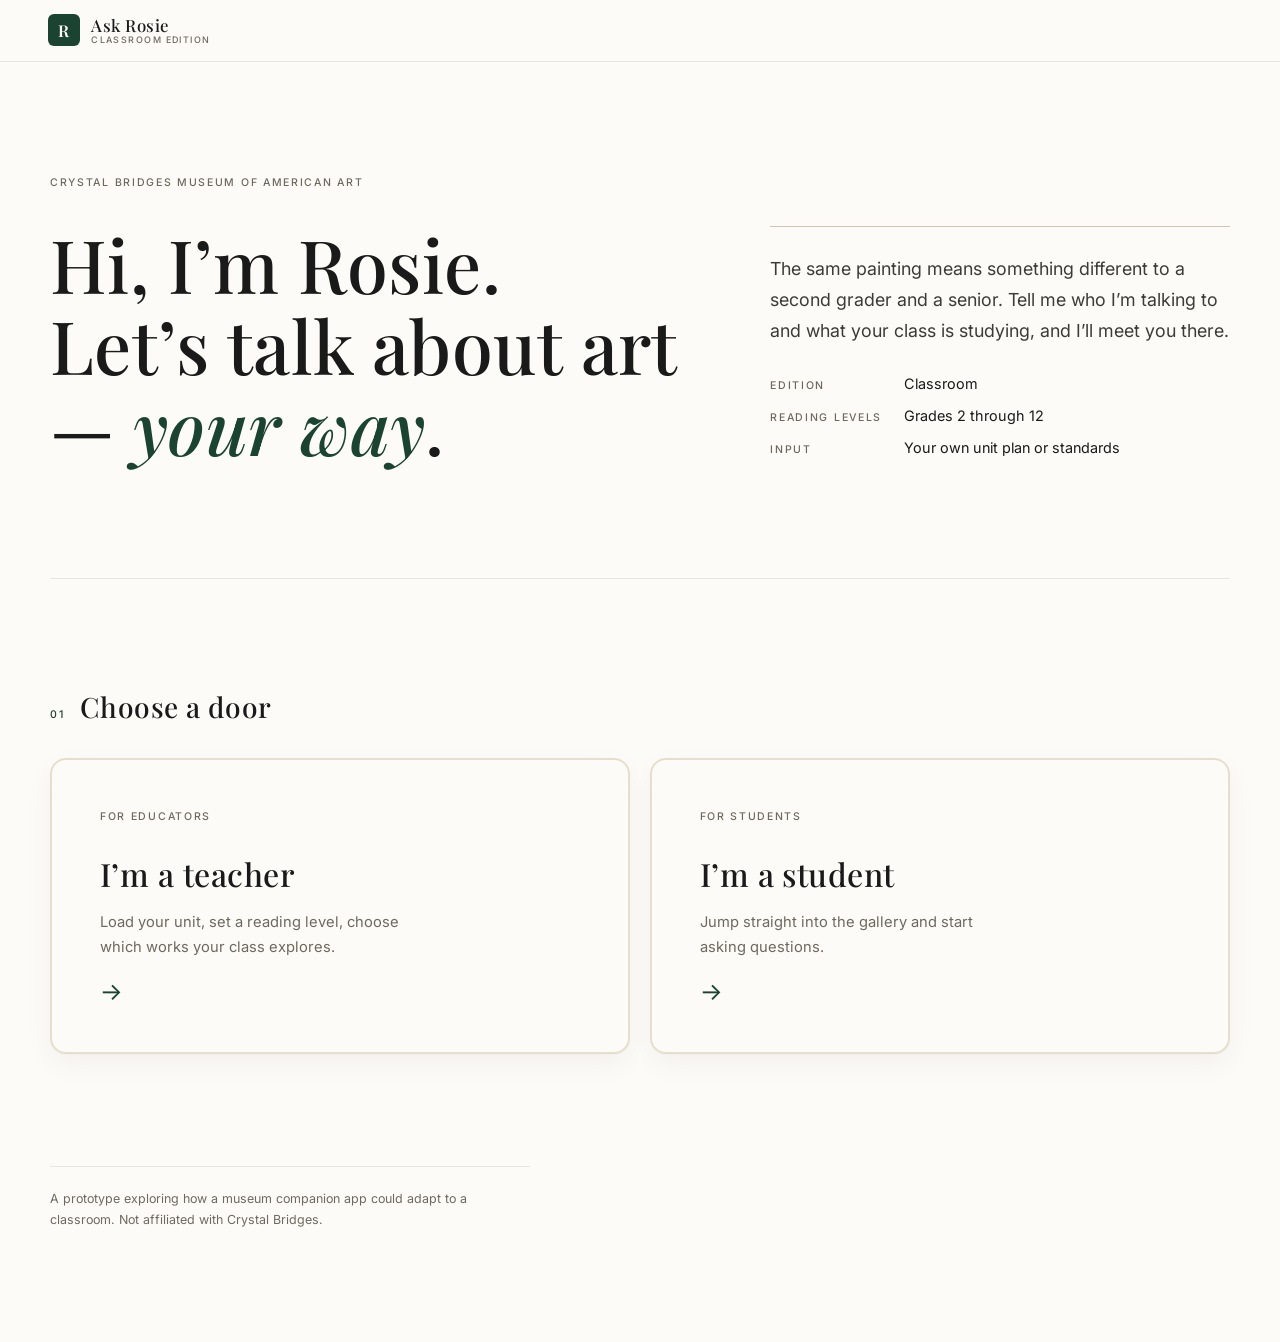
<file: index.html>
<!doctype html>
<html lang="en">
<head>
<meta charset="utf-8">
<meta name="viewport" content="width=device-width, initial-scale=1, viewport-fit=cover">
<meta name="color-scheme" content="light dark">
<title>Ask Rosie · Classroom Edition</title>
<meta name="description" content="A curriculum-aware, grade-adaptive version of the Crystal Bridges Ask Rosie companion app.">

<!-- Playfair Display for headers, Inter for body. Both degrade to a named
     local stack in styles.css, so the standalone build still reads correctly
     with no network. -->
<link rel="preconnect" href="https://fonts.googleapis.com">
<link rel="preconnect" href="https://fonts.gstatic.com" crossorigin>
<link rel="stylesheet" href="https://fonts.googleapis.com/css2?family=Playfair+Display:ital,wght@0,400..700;1,400..600&family=Inter:wght@400;500;600&display=swap">

<link rel="stylesheet" href="styles.css">
<link rel="icon" href="data:image/svg+xml,<svg xmlns='http://www.w3.org/2000/svg' viewBox='0 0 100 100'><rect width='100' height='100' fill='%23FDFBF7'/><rect x='8' y='8' width='84' height='84' fill='none' stroke='%231A1A1A' stroke-width='5'/><text y='70' x='50' text-anchor='middle' font-size='52' fill='%231B4332' font-family='Georgia,serif'>R</text></svg>">
</head>
<body>

<a class="skip-link" href="#main" data-i18n="skip">Skip to main content</a>

<header class="topbar" id="topbar">
  <button class="brand" id="brand-home" data-i18n-label="a11y.home" aria-label="Ask Rosie home">
    <span class="brand-mark" aria-hidden="true">R</span>
    <span class="brand-text">
      <strong>Ask Rosie</strong>
      <small data-i18n="brand.edition">Classroom Edition</small>
    </span>
  </button>

  <nav class="topnav" id="topnav" data-i18n-label="a11y.main" aria-label="Main">
    <button data-nav="chat"    class="navbtn" data-i18n="nav.chat">Explore</button>
    <button data-nav="quiz"    class="navbtn" data-i18n="nav.quiz">Quiz</button>
    <button data-nav="teacher" class="navbtn" data-i18n="nav.teacher">Teacher</button>
    <button data-nav="history" class="navbtn" data-i18n="nav.history">History</button>
  </nav>

</header>

<!-- Context strip: the visible proof that grade band and curriculum are live inputs. -->
<div class="contextbar" id="contextbar" hidden>
  <div class="ctx-inner">
    <div class="ctx-group">
      <span class="ctx-label" data-i18n="ctx.level">Reading level</span>
      <div class="bandpicker" id="bandpicker" role="group" data-i18n-label="a11y.band" aria-label="Grade band"></div>
    </div>
    <div class="ctx-group ctx-curriculum">
      <span class="ctx-label" data-i18n="ctx.unit">Class unit</span>
      <span class="ctx-value" id="ctx-curriculum">None loaded</span>
    </div>
    <div class="ctx-group ctx-topics" id="ctx-topics"></div>
  </div>
</div>

<main id="main">

  <!-- ── Landing ─────────────────────────────────────────────────────── -->
  <section class="view view-landing" id="view-landing">
    <div class="landing-inner">

      <!-- Asymmetric masthead: the headline takes seven columns, the apparatus
           beside it takes five. -->
      <div class="landing-grid">
        <div class="landing-lead">
          <p class="eyebrow" data-i18n="landing.eyebrow">Crystal Bridges Museum of American Art</p>
          <h1 class="display"><span data-i18n="landing.h1a">Hi, I’m Rosie.</span><br><span data-i18n="landing.h1b">Let’s talk about art —</span> <em data-i18n="landing.h1em">your way</em>.</h1>
        </div>

        <aside class="landing-aside">
          <span class="rule" aria-hidden="true"></span>
          <p class="lede" data-i18n="landing.lede">The same painting means something different to a second grader and a senior. Tell me who I’m talking to and what your class is studying, and I’ll meet you there.</p>
          <dl class="spec">
            <dt data-i18n="landing.spec1k">Edition</dt><dd data-i18n="landing.spec1v">Classroom</dd>
            <dt data-i18n="landing.spec2k">Reading levels</dt><dd data-i18n="landing.spec2v">Grades 2 through 12</dd>
            <dt data-i18n="landing.spec3k">Input</dt><dd data-i18n="landing.spec3v">Your own unit plan or standards</dd>
          </dl>
        </aside>
      </div>

      <div class="doors-block">
        <h2 class="section-label"><span class="num">01</span> <span data-i18n="landing.doors">Choose a door</span></h2>

        <div class="doors">
          <button class="door" data-door="teacher">
            <span class="door-num" data-i18n="door.teacher.eyebrow">For educators</span>
            <strong data-i18n="door.teacher.title">I’m a teacher</strong>
            <span class="door-desc" data-i18n="door.teacher.desc">Load your unit, set a reading level, choose which works your class explores.</span>
            <span class="door-icon" aria-hidden="true">→</span>
          </button>
          <button class="door" data-door="student">
            <span class="door-num" data-i18n="door.student.eyebrow">For students</span>
            <strong data-i18n="door.student.title">I’m a student</strong>
            <span class="door-desc" data-i18n="door.student.desc">Jump straight into the gallery and start asking questions.</span>
            <span class="door-icon" aria-hidden="true">→</span>
          </button>
        </div>
      </div>

      <p class="landing-note" data-i18n="landing.note">A prototype exploring how a museum companion app could adapt to a classroom. Not affiliated with Crystal Bridges.</p>
    </div>
  </section>

  <!-- ── Sign in ─────────────────────────────────────────────────────── -->
  <section class="view view-signin" id="view-signin">
    <div class="panel narrow">
      <h2 id="signin-title">Sign in</h2>
      <p class="muted" id="signin-sub"></p>
      <form id="signin-form" class="stack">
        <label class="field">
          <span data-i18n="signin.name">Your name</span>
          <input type="text" id="signin-name" required autocomplete="name" placeholder="e.g. Ms. Alvarez">
        </label>
        <label class="field" id="signin-code-field">
          <span data-i18n="signin.code">Class code</span>
          <input type="text" id="signin-code" placeholder="DEMO" autocomplete="off">
          <small class="hint"><span data-i18n="signin.hint1">Try</span> <code>DEMO</code> <span data-i18n="signin.hint2">to load a sample WWII unit.</span></small>
        </label>
        <div class="row">
          <button type="submit" class="btn primary" data-i18n="signin.continue">Continue</button>
          <button type="button" class="btn ghost" data-nav="landing" data-i18n="signin.back">Back</button>
        </div>
      </form>
      <p class="disclaimer" data-i18n="signin.disclaimer">This is a demo. Your name and settings are stored only in this browser — there is no server and no real account.</p>
    </div>
  </section>

  <!-- ── Reading level ───────────────────────────────────────────────
       Chosen once, before the gallery opens, and remembered from then on.
       The chat itself carries no level control -- it is a bare surface. -->
  <section class="view view-level" id="view-level">
    <div class="level-inner">
      <p class="eyebrow" data-i18n="level.eyebrow">Before we start</p>
      <h2 class="level-title" data-i18n="level.title">How should Rosie talk to you?</h2>
      <p class="lede" data-i18n="level.lede">Every answer is written from scratch for the level you pick. Choose the one that fits your class.</p>

      <div class="bandpicker stack" id="bandpicker-level" role="group" data-i18n-label="a11y.band" aria-label="Grade band"></div>

      <div class="band-preview" id="level-preview"></div>

      <div class="row level-actions">
        <button type="button" class="btn primary" id="btn-level-continue" data-i18n="level.enter">Enter the gallery</button>
        <button type="button" class="btn ghost" id="btn-level-back" data-i18n="level.back">Back</button>
      </div>
    </div>
  </section>

  <!-- ── Student chat ────────────────────────────────────────────────── -->
  <section class="view view-chat" id="view-chat">
    <div class="chatwrap">

      <!-- The chat runs without app chrome. This row is all of it: a way out. -->
      <div class="chatbar">
        <button class="chat-exit" id="chat-exit" data-i18n-label="chat.leave" aria-label="Leave the gallery" title="Leave the gallery">
          <span aria-hidden="true">←</span>
        </button>
      </div>

      <div class="artwork-header" id="artwork-header"></div>

      <div class="thread" id="thread" aria-live="polite" data-i18n-label="chat.a11yThread" aria-label="Conversation with Rosie"></div>

      <div class="composer">
        <form class="composer-form" id="composer-form">
          <label class="sr-only" for="composer-input" data-i18n="chat.askLabel">Ask Rosie a question</label>
          <input type="text" id="composer-input" data-i18n-ph="chat.askPh" placeholder="Ask Rosie about this painting…" autocomplete="off">
          <button type="submit" class="btn primary" id="composer-send" data-i18n="chat.ask">Ask</button>
        </form>
        <div class="composer-actions">
          <button class="btn small ghost" id="btn-fill" data-i18n="chat.fillStart">Finish Rosie’s sentence</button>
        </div>
      </div>
    </div>
  </section>

  <!-- ── Teacher dashboard ───────────────────────────────────────────── -->
  <section class="view view-teacher" id="view-teacher">
    <div class="teacher-grid">

      <div class="panel">
        <h2><span class="num">01</span> <span data-i18n="teacher.s1">Load your curriculum</span></h2>
        <p class="muted" data-i18n="teacher.s1sub">Paste a unit plan or standards. Rosie scans it for focus topics and suggests which works fit.</p>

        <div class="presets" id="presets"></div>

        <details class="paste-block" id="paste-block">
          <summary data-i18n="teacher.paste">Or paste your own unit</summary>
          <label class="field">
            <span class="sr-only" data-i18n="teacher.unitTitle">Unit title</span>
            <input type="text" id="unit-title" data-i18n-ph="teacher.unitTitlePh" placeholder="Unit title (e.g. Unit 4: The Home Front)">
          </label>
          <label class="field">
            <span class="sr-only" data-i18n="teacher.unitText">Curriculum text</span>
            <textarea id="unit-text" rows="8" data-i18n-ph="teacher.unitTextPh" placeholder="Paste your unit description, essential questions, vocabulary, or standards here…"></textarea>
          </label>
          <div class="row">
            <button class="btn primary" id="btn-parse" data-i18n="teacher.analyze">Analyze unit</button>
            <button class="btn ghost" id="btn-upload" data-i18n="teacher.upload">Upload a .txt file</button>
            <input type="file" id="file-input" accept=".txt,.md,text/plain" data-i18n-label="teacher.a11yUpload" aria-label="Upload a curriculum text file" hidden>
          </div>
        </details>

        <div class="parsed" id="parsed" hidden>
          <h3 data-i18n="teacher.detected">Detected focus topics</h3>
          <p class="muted small" data-i18n="teacher.detectedSub">Rosie will steer answers toward these. Remove any that don’t fit — this is keyword matching, not comprehension.</p>
          <div class="topicchips" id="topicchips"></div>
          <button class="btn small ghost" id="btn-clear-curriculum" data-i18n="teacher.clearUnit">Clear this unit</button>
        </div>
      </div>

      <div class="panel">
        <h2><span class="num">02</span> <span data-i18n="teacher.s2">Set the reading level</span></h2>
        <p class="muted" data-i18n="teacher.s2sub">Every answer Rosie gives is rewritten for this band.</p>
        <div class="bandpicker large" id="bandpicker-teacher" role="group" data-i18n-label="a11y.band" aria-label="Grade band"></div>
        <div class="band-preview" id="band-preview"></div>
      </div>

      <div class="panel span-2">
        <h2><span class="num">03</span> <span data-i18n="teacher.s3">Choose which works your class explores</span></h2>
        <p class="muted" id="scope-note">All works are available. Load a unit above and Rosie will suggest a focused set.</p>
        <div class="scope-grid" id="scope-grid"></div>
      </div>

      <div class="panel span-2">
        <h2 data-i18n="teacher.activity">Class activity</h2>
        <p class="muted small" data-i18n="teacher.activitySub">Quiz results and conversations from this class.</p>
        <div class="activity" id="activity"></div>
      </div>

    </div>
  </section>

  <!-- ── Quiz ────────────────────────────────────────────────────────── -->
  <section class="view view-quiz" id="view-quiz">
    <div class="quizwrap" id="quizwrap"></div>
  </section>

  <!-- ── History ─────────────────────────────────────────────────────── -->
  <section class="view view-history" id="view-history">
    <div class="panel">
      <h2 data-i18n="hist.chats">Your conversations</h2>
      <p class="muted" data-i18n="hist.chatsSub">Saved in this browser only. Signing in is what makes them persist across sessions.</p>
      <div class="historylist" id="historylist"></div>
    </div>
    <div class="panel">
      <h2 data-i18n="hist.quizzes">Your quiz results</h2>
      <div class="historylist" id="quizhistory"></div>
    </div>
    <div class="panel danger-panel">
      <h2 data-i18n="hist.reset">Reset demo</h2>
      <p class="muted" data-i18n="hist.resetSub">Clears everything stored in this browser and returns to the start.</p>
      <button class="btn danger" id="btn-reset" data-i18n="hist.resetBtn">Reset all demo data</button>
    </div>
  </section>

</main>

<script type="module" src="js/app.js"></script>
</body>
</html>
</file>
<file: styles.css>
/* Ask Rosie · Classroom Edition
 *
 * Editorial, high-contrast, minimalist — but soft-edged.
 *
 *   Ground     cream          #FDFBF7
 *   Text       deep charcoal  #1A1A1A
 *   Accent     forest green   #1B4332
 *   Headers    Playfair Display, tracked open
 *   Body       Inter
 *
 * Rules the whole sheet obeys:
 *   · Cards carry a 2px rule, but a warm, low-contrast one -- structure without
 *     a hard black outline. Charcoal at full strength is reserved for emphasis:
 *     an active state, a focused field, a button that wants to be pressed.
 *   · Corners are rounded on a three-step scale. Nothing is a hard 90° box and
 *     nothing is a pill.
 *   · Dividers inside a card are hairlines, not rules.
 *   · Sections breathe at 4rem minimum.
 *   · Grids are asymmetrical -- a wide column against a narrow one.
 *   · Gradients are reserved for the artwork stand-ins (they stand in for
 *     paintings); no UI surface uses one.
 */

:root {
  /* palette */
  --cream:     #FDFBF7;
  --cream-2:   #F6F2E9;   /* the one deeper paper tone, for insets */
  --charcoal:  #1A1A1A;
  --forest:    #1B4332;

  --bg:        var(--cream);
  --surface:   var(--cream-2);
  --surface-2: rgba(26, 26, 26, .05);
  --ink:       var(--charcoal);
  --ink-2:     #3D3B38;
  --ink-3:     #6E6960;
  --line:      var(--charcoal);          /* emphasis only */
  --edge:      #E6DFCE;                  /* the soft 2px card rule */
  --edge-hover:#CFC5AC;
  --hair:      rgba(26, 26, 26, .09);    /* dividers inside a card */
  --accent:    var(--forest);
  --focus:     var(--forest);
  --danger:    #8A1C13;

  --serif: 'Playfair Display', 'Iowan Old Style', 'Palatino Linotype', Palatino,
           Georgia, 'Times New Roman', serif;
  --sans:  'Inter', ui-sans-serif, system-ui, -apple-system, BlinkMacSystemFont,
           'Segoe UI', Roboto, 'Helvetica Neue', Arial, sans-serif;
  --mono:  ui-monospace, SFMono-Regular, Menlo, Consolas, monospace;

  --bd:   2px;                            /* the border-2 cards share */
  --r-sm: 6px;
  --r:    10px;
  --r-lg: 16px;
  --r-xl: 20px;

  --maxw: 1180px;
  --pad:  clamp(1.25rem, 5vw, 3rem);
  --sec:  clamp(4rem, 9vw, 7rem);         /* py-16 floor between sections */

  /* One shadow, barely there — it takes the last of the hardness off an edge. */
  --shadow: 0 1px 2px rgba(26, 26, 26, .03), 0 10px 30px rgba(26, 26, 26, .045);
  --shadow-lift: 0 2px 6px rgba(26, 26, 26, .05), 0 18px 44px rgba(26, 26, 26, .08);
}

/* Dark is the inverse of the same three colours: charcoal ground, cream text,
   and the green lifted until it carries on a dark field. */
:root[data-theme="dark"] {
  --bg:        #17171A;
  --surface:   #1F1F21;
  --surface-2: rgba(253, 251, 247, .07);
  --ink:       #FDFBF7;
  --ink-2:     #DAD6CE;
  --ink-3:     #9C978E;
  --line:      #FDFBF7;
  --edge:      #33322F;
  --edge-hover:#4E4C47;
  --hair:      rgba(253, 251, 247, .10);
  --accent:    #74C69D;
  --focus:     #74C69D;
  --danger:    #F1837A;
  --shadow: 0 1px 2px rgba(0, 0, 0, .3), 0 10px 30px rgba(0, 0, 0, .35);
  --shadow-lift: 0 2px 6px rgba(0, 0, 0, .35), 0 18px 44px rgba(0, 0, 0, .45);
}

*, *::before, *::after { margin: 0; padding: 0; box-sizing: border-box; }

/* Belt and suspenders against horizontal drift on iOS Safari: a sticky-positioned
   descendant (the context bar) can rubber-band the whole page sideways by a few
   pixels even when nothing visibly overflows, because Safari sometimes fails to
   let a plain `overflow-x: hidden` on body alone contain it. Locking touch-action
   to vertical panning stops that gesture from ever engaging. */
html { -webkit-text-size-adjust: 100%; overflow-x: hidden; touch-action: pan-y; }

body {
  background: var(--bg);
  color: var(--ink);
  font-family: var(--sans);
  font-size: 17px;
  line-height: 1.65;
  overflow-x: hidden;
  -webkit-font-smoothing: antialiased;
  /* A long unbroken word -- a pasted URL in a teacher's curriculum text, an
     unbroken title -- would otherwise force its box wider than the screen.
     This breaks it instead; overflow-wrap is inherited, so one rule covers
     every panel and bubble in the app. */
  overflow-wrap: break-word;
}
/* Chat runs with no top bar; nothing above it should be able to scroll. */
body.bare { overflow: hidden; }

.topbar, .contextbar, .navbtn, .btn, .bandpicker, .minichip { user-select: none; }

/* ── typography ──────────────────────────────────────────────────────────
   Serif headers, tracked open. Playfair is high-contrast enough that positive
   tracking is what keeps it editorial rather than decorative. */
h1, h2, h3 {
  font-family: var(--serif);
  font-weight: 500;
  line-height: 1.14;
  letter-spacing: .012em;
  margin: 0 0 .5em;
}
h1 { font-size: clamp(2.5rem, 6vw, 4.6rem); line-height: 1.1; letter-spacing: .006em; }
h2 { font-size: clamp(1.55rem, 2.9vw, 2.3rem); letter-spacing: .014em; }
h3 { font-size: 1.18rem; letter-spacing: .02em; }
p  { margin: 0 0 1em; }
button, input, textarea { font: inherit; color: inherit; }
code {
  font-family: var(--mono); font-size: .84em;
  background: var(--surface); border: 1px solid var(--hair);
  border-radius: var(--r-sm); padding: .12em .45em;
}

:focus-visible { outline: 2px solid var(--focus); outline-offset: 3px; border-radius: var(--r-sm); }

.sr-only {
  position: absolute; width: 1px; height: 1px; padding: 0; margin: -1px;
  overflow: hidden; clip: rect(0 0 0 0); white-space: nowrap; border: 0;
}
.skip-link {
  position: absolute; left: -999px; top: 0; z-index: 100;
  background: var(--forest); color: var(--cream); padding: .8rem 1.2rem;
  border-radius: 0 0 var(--r) 0; letter-spacing: .06em; font-size: .8rem;
}
.skip-link:focus { left: 0; }
.muted { color: var(--ink-3); }
.small { font-size: .86rem; }
[hidden] { display: none !important; }

.screen-max-width { max-width: var(--maxw); margin-inline: auto; position: relative; }

/* An eyebrow, a section label, a spec key — the sheet's one repeated device.
   Tracking is open but not extreme; the caps are small enough to stay quiet. */
.eyebrow, .ctx-label, .qcount, .band-preview .lbl, .feedback .who,
.num, .spec dt, .brand-text small, .door-num {
  font-family: var(--sans);
  font-size: .66rem;
  font-weight: 500;
  letter-spacing: .16em;
  text-transform: uppercase;
}

/* ── reveal ──────────────────────────────────────────────────────────── */
@keyframes fadeUp { from { opacity: 0; transform: translateY(18px); } to { opacity: 1; transform: none; } }
.view.active { animation: fadeUp .5s cubic-bezier(.2,.7,.3,1) both; }
.view.active > * { animation: fadeUp .58s cubic-bezier(.2,.7,.3,1) .05s both; }

/* ── top bar ─────────────────────────────────────────────────────────── */
.topbar {
  position: sticky; top: 0; z-index: 40;
  display: flex; align-items: center; gap: 1rem;
  padding: max(.9rem, env(safe-area-inset-top)) var(--pad) .9rem;
  background: var(--bg);
  border-bottom: 1px solid var(--hair);
}
.brand { display: flex; align-items: center; gap: .7rem; background: none; border: 0; cursor: pointer; }
.brand-mark {
  width: 32px; height: 32px; display: grid; place-items: center;
  background: var(--forest); color: var(--cream);
  font-family: var(--serif); font-size: 1.02rem; font-weight: 600; letter-spacing: .02em;
  border-radius: var(--r-sm); flex: none;
}
:root[data-theme="dark"] .brand-mark { background: var(--accent); color: #17171A; }
.brand-text { display: flex; flex-direction: column; align-items: flex-start; line-height: 1.2; }
.brand-text strong { font-family: var(--serif); font-size: 1.05rem; font-weight: 500; letter-spacing: .03em; }
.brand-text small { font-size: .56rem; color: var(--ink-3); }

.topnav { display: flex; gap: .35rem; margin-left: auto; }
.navbtn {
  background: none; border: 0; cursor: pointer; color: var(--ink-3);
  padding: .4rem .9rem; border-radius: var(--r-sm);
  font-size: .86rem; font-weight: 500; letter-spacing: .01em;
  transition: color .25s ease, background .25s ease;
}
.navbtn:hover { color: var(--ink); background: var(--surface-2); }
.navbtn.active { color: var(--accent); background: var(--surface); }

/* ── context bar (quiz + teacher only) ───────────────────────────────── */
.contextbar {
  position: sticky; top: 58px; z-index: 30;
  background: var(--surface);
  border-bottom: 1px solid var(--hair);
}
.ctx-inner {
  max-width: var(--maxw); margin-inline: auto;
  display: flex; align-items: center; gap: 1.8rem; flex-wrap: wrap;
  padding: .7rem var(--pad);
}
.ctx-group { display: flex; align-items: center; gap: .7rem; min-width: 0; }
.ctx-label { color: var(--ink-3); white-space: nowrap; }
.ctx-value {
  font-size: .88rem; font-weight: 500; color: var(--ink);
  white-space: nowrap; overflow: hidden; text-overflow: ellipsis; max-width: 30ch;
}
.ctx-value.empty { font-weight: 400; color: var(--ink-3); }
.ctx-topics { display: flex; gap: .4rem; flex-wrap: wrap; }
.minichip {
  font-size: .7rem; padding: .18rem .65rem; border-radius: var(--r-sm);
  border: 1px solid var(--hair); color: var(--ink-2); white-space: nowrap;
}

/* ── band picker — a soft segmented control ──────────────────────────── */
.bandpicker {
  display: inline-flex; padding: 3px; gap: 2px;
  border: var(--bd) solid var(--edge); border-radius: var(--r);
  background: var(--bg);
}
.bandpicker button {
  border: 0; background: none; cursor: pointer; border-radius: var(--r-sm);
  padding: .34rem .85rem; font-size: .82rem; font-weight: 500;
  color: var(--ink-3);
  transition: background .25s ease, color .25s ease;
}
.bandpicker button:hover { color: var(--ink); background: var(--surface-2); }
.bandpicker button[aria-pressed="true"] { background: var(--forest); color: var(--cream); }
:root[data-theme="dark"] .bandpicker button[aria-pressed="true"] { background: var(--accent); color: #17171A; }
.bandpicker.large button { padding: .7rem 1.4rem; font-size: .92rem; }

/* The level step's variant: a stacked list, each option carrying its full label. */
.bandpicker.stack {
  display: grid; grid-template-columns: 1fr 1fr; gap: 4px;
  width: 100%; padding: 4px;
}
.bandpicker.stack button {
  display: flex; flex-direction: column; align-items: flex-start; gap: .1rem;
  padding: 1rem 1.2rem; border-radius: var(--r-sm); text-align: left;
}
.bandpicker.stack button strong { font-family: var(--serif); font-size: 1.15rem; font-weight: 500; letter-spacing: .02em; }
.bandpicker.stack button span { font-size: .82rem; opacity: .72; }

/* ── buttons ─────────────────────────────────────────────────────────────
   Sentence case, not caps — tracked-out capitals read as hard. Every button
   still trades its fill and text on hover, over a quarter second. */
.btn {
  display: inline-flex; align-items: center; justify-content: center; gap: .45rem;
  padding: .68rem 1.5rem;
  border: var(--bd) solid var(--edge); border-radius: var(--r);
  background: var(--bg); color: var(--ink);
  cursor: pointer; font-size: .92rem; font-weight: 500; letter-spacing: .005em;
  transition: background .28s cubic-bezier(.2,.7,.3,1),
              color .28s cubic-bezier(.2,.7,.3,1),
              border-color .28s ease, box-shadow .28s ease, transform .18s ease;
}
.btn:hover { background: var(--surface); border-color: var(--edge-hover); box-shadow: var(--shadow); }
.btn:active { transform: translateY(1px); box-shadow: none; }

.btn.primary { background: var(--forest); border-color: var(--forest); color: var(--cream); }
.btn.primary:hover { background: transparent; color: var(--forest); border-color: var(--forest); box-shadow: none; }
:root[data-theme="dark"] .btn.primary { background: var(--accent); border-color: var(--accent); color: #17171A; }
:root[data-theme="dark"] .btn.primary:hover { background: transparent; color: var(--accent); }

.btn.ghost { background: transparent; border-color: transparent; color: var(--ink-3); }
.btn.ghost:hover { background: var(--surface); color: var(--ink); border-color: var(--edge); box-shadow: none; }

.btn.small { padding: .46rem 1rem; font-size: .84rem; border-radius: var(--r-sm); }
.btn.danger { background: var(--danger); border-color: var(--danger); color: var(--cream); }
.btn.danger:hover { background: transparent; color: var(--danger); box-shadow: none; }
.btn:disabled { opacity: .32; cursor: not-allowed; }
.btn:disabled:hover { background: var(--bg); color: var(--ink); box-shadow: none; }
.btn.primary:disabled:hover { background: var(--forest); color: var(--cream); }

/* A text button, for the one or two places a bordered one would shout. */
.linkbtn {
  border: 0; background: none; cursor: pointer; padding: 0;
  color: var(--accent); font-size: inherit; font-weight: 500;
  border-bottom: 1px solid transparent;
  transition: border-color .25s ease;
}
.linkbtn:hover { border-bottom-color: currentColor; }

/* ── fields ──────────────────────────────────────────────────────────── */
.field { display: flex; flex-direction: column; gap: .45rem; margin-bottom: 1.2rem; }
.field > span {
  font-size: .66rem; font-weight: 500; letter-spacing: .16em;
  text-transform: uppercase; color: var(--ink-3);
}
.field input, .field textarea {
  width: 100%; padding: .85rem 1.05rem;
  border: var(--bd) solid var(--edge); border-radius: var(--r);
  background: var(--bg); color: var(--ink); font-size: 1rem;
  transition: border-color .25s ease, box-shadow .25s ease;
}
.field input:hover, .field textarea:hover { border-color: var(--edge-hover); }
.field input:focus, .field textarea:focus { border-color: var(--accent); box-shadow: var(--shadow); }
.field textarea { resize: vertical; min-height: 140px; font-family: var(--sans); line-height: 1.65; }
.field .hint { font-size: .78rem; color: var(--ink-3); }
.row { display: flex; gap: .8rem; flex-wrap: wrap; align-items: center; }

/* ── views & panels ──────────────────────────────────────────────────── */
.view { display: none; }
.view.active { display: block; }
.view.view-chat.active { display: grid; }

.panel {
  background: var(--bg);
  border: var(--bd) solid var(--edge); border-radius: var(--r-lg);
  box-shadow: var(--shadow);
  padding: clamp(1.6rem, 3.5vw, 2.6rem);
  margin-bottom: 1.5rem;
}
.panel > h2 { display: flex; align-items: baseline; gap: .7rem; }
.panel.narrow { max-width: 480px; margin: var(--sec) auto; }
.disclaimer {
  font-size: .78rem; color: var(--ink-3);
  border-top: 1px solid var(--hair); padding-top: 1rem; margin: 1.6rem 0 0;
}

.rule { display: block; width: 100%; height: 1px; background: var(--edge-hover); }

/* ── landing — asymmetrical: 7 columns of type against 5 of apparatus ─── */
.view-landing { padding: 0 var(--pad) var(--sec); }
.landing-inner { max-width: var(--maxw); margin-inline: auto; }

.landing-grid {
  display: grid;
  grid-template-columns: 7fr 5fr;
  gap: clamp(2rem, 6vw, 5rem);
  align-items: end;
  padding: var(--sec) 0;
  border-bottom: 1px solid var(--hair);
}
.eyebrow { color: var(--ink-3); margin-bottom: 2rem; }
.display { margin-bottom: 0; }
.display em { font-style: italic; color: var(--forest); white-space: nowrap; }
:root[data-theme="dark"] .display em { color: var(--accent); }

.landing-aside { display: flex; flex-direction: column; gap: 1.6rem; padding-bottom: .4rem; }
.lede {
  font-family: var(--sans);
  font-size: clamp(1rem, 1.4vw, 1.12rem);
  color: var(--ink-2); font-weight: 400;
  max-width: 44ch; margin: 0; line-height: 1.75;
}
.spec { display: grid; grid-template-columns: auto 1fr; gap: .5rem 1.4rem; align-items: baseline; }
.spec dt { color: var(--ink-3); white-space: nowrap; }
.spec dd { font-size: .9rem; color: var(--ink); }

.section-label {
  display: flex; align-items: baseline; gap: 1rem;
  font-family: var(--serif); font-size: clamp(1.3rem, 2.2vw, 1.75rem);
  font-weight: 500; letter-spacing: .02em; margin: 0 0 2.2rem;
}
.num { color: var(--forest); }
:root[data-theme="dark"] .num { color: var(--accent); }

.doors-block { padding: var(--sec) 0 0; }
.doors {
  display: grid; grid-template-columns: 1fr 1fr; gap: 1.2rem;
}
.door {
  position: relative;
  display: flex; flex-direction: column; gap: .6rem; align-items: flex-start;
  text-align: left;
  padding: clamp(2rem, 4vw, 3rem);
  border: var(--bd) solid var(--edge); border-radius: var(--r-lg);
  background: var(--bg); cursor: pointer; color: inherit;
  box-shadow: var(--shadow);
  transition: background .3s cubic-bezier(.2,.7,.3,1), color .3s ease,
              border-color .3s ease, transform .3s cubic-bezier(.2,.7,.3,1),
              box-shadow .3s ease;
}
.door-num { color: var(--ink-3); margin-bottom: .8rem; }
.door strong { font-family: var(--serif); font-size: clamp(1.5rem, 2.6vw, 2rem); font-weight: 500; letter-spacing: .015em; }
.door-desc { font-size: .92rem; color: var(--ink-3); line-height: 1.7; max-width: 34ch; }
.door-icon {
  font-size: 1.5rem; line-height: 1; color: var(--forest); margin-top: .6rem;
  transition: transform .3s cubic-bezier(.2,.7,.3,1), color .3s ease;
}
.door:hover {
  background: var(--forest); border-color: var(--forest); color: var(--cream);
  transform: translateY(-4px); box-shadow: var(--shadow-lift);
}
.door:hover .door-num, .door:hover .door-desc { color: rgba(253, 251, 247, .74); }
.door:hover .door-icon { color: var(--cream); transform: translateX(10px); }
:root[data-theme="dark"] .door:hover { background: var(--accent); border-color: var(--accent); color: #17171A; }
:root[data-theme="dark"] .door:hover .door-num,
:root[data-theme="dark"] .door:hover .door-desc { color: rgba(23, 23, 26, .76); }
:root[data-theme="dark"] .door:hover .door-icon { color: #17171A; }

.landing-note {
  margin: var(--sec) 0 0; padding-top: 1.4rem;
  border-top: 1px solid var(--hair);
  font-size: .78rem; color: var(--ink-3); max-width: 60ch;
}

/* ── reading level — its own step, so the chat can stay bare ──────────── */
.view-level { padding: 0 var(--pad); }
.level-inner {
  max-width: 660px; margin-inline: auto;
  min-height: 100vh;
  display: flex; flex-direction: column; justify-content: center;
  padding: var(--sec) 0;
}
.level-title { font-size: clamp(1.9rem, 4vw, 2.9rem); margin-bottom: .5rem; }
.view-level .lede { margin-bottom: 2.2rem; max-width: 52ch; }
.view-level .band-preview { margin-top: 1.6rem; }
.level-actions { margin-top: 2rem; }

/* ── chat — a bare surface: no top bar, no context strip, no sidebar ───
   One column. The gallery is a menu that is shut until asked for. */
.view.view-chat.active { display: block; }
/* 100vh includes the space Safari's collapsing address bar will reclaim;
   100dvh tracks the actual visible viewport and is what keeps the composer
   from sitting under that bar on iPhone. The vh line is the fallback for
   browsers without dvh support. */
.view-chat { height: 100vh; height: 100dvh; }

/* ── artwork media ───────────────────────────────────────────────────────
   The SVG stand-in is the base layer and always renders. The museum photograph
   sits on top and fades in only once it has actually loaded, so an unreachable
   CDN or an offline file degrades to the stand-in with no flash and no broken
   image box. */
.media { position: relative; display: block; width: 100%; height: 100%; overflow: hidden; }
.media-img {
  position: absolute; inset: 0; width: 100%; height: 100%;
  object-fit: cover; display: block;
  opacity: 0; transition: opacity .45s ease;
}
.media-img.ready { opacity: 1; }
@media (prefers-reduced-motion: reduce) { .media-img { transition: none; } }

.chatwrap {
  display: flex; flex-direction: column; min-width: 0;
  max-width: 880px; margin-inline: auto;
  height: 100vh; height: 100dvh; min-height: 0; overflow: hidden;
  padding: 0 max(var(--pad), env(safe-area-inset-right)) 0 max(var(--pad), env(safe-area-inset-left));
}

/* Chat has no top bar to carry the notch's safe area, so the bar that is
   there -- just the exit arrow -- carries it instead. */
.chatbar {
  display: flex; align-items: center; gap: .7rem;
  padding: max(1.1rem, env(safe-area-inset-top)) 0 .2rem; flex: none;
}
.chat-exit {
  width: 44px; height: 44px; flex: none; display: grid; place-items: center;
  border: var(--bd) solid var(--edge); border-radius: var(--r-sm);
  background: var(--bg); color: var(--ink-3); cursor: pointer; font-size: 1.05rem;
  transition: background .25s ease, color .25s ease, border-color .25s ease, transform .25s ease;
}
.chat-exit:hover { background: var(--surface); color: var(--ink); border-color: var(--edge-hover); transform: translateX(-3px); }

.artwork-header {
  display: flex; justify-content: center; padding: 1.4rem 0 1.6rem; flex: none;
  border-bottom: 1px solid var(--hair);
}
.artwork-header .frame {
  width: 98%; aspect-ratio: 4 / 5; max-height: 55vh;
  flex: none; overflow: hidden;
  box-shadow: var(--shadow-lift);
}

.thread {
  flex: 1; overflow-y: auto; padding: 2.2rem 0;
  display: flex; flex-direction: column; gap: 1.7rem; min-height: 200px;
}
.msg { display: flex; gap: .9rem; max-width: 68ch; }
.msg.user { align-self: flex-end; flex-direction: row-reverse; }
.msg .av {
  width: 30px; height: 30px; flex: none; display: grid; place-items: center;
  font-size: .7rem; font-weight: 600; border-radius: var(--r-sm);
  border: var(--bd) solid var(--edge);
}
.msg.rosie .av { background: var(--forest); color: var(--cream); border-color: var(--forest); font-family: var(--serif); }
:root[data-theme="dark"] .msg.rosie .av { background: var(--accent); color: #17171A; border-color: var(--accent); }
.msg.user .av { background: transparent; color: var(--ink-3); }
.bubble { padding: 1rem 1.3rem; font-size: 1rem; line-height: 1.75; border-radius: var(--r-lg); }
.msg.rosie .bubble { background: var(--surface); border-top-left-radius: var(--r-sm); user-select: text; }
.msg.user .bubble { background: var(--forest); color: var(--cream); border-top-right-radius: var(--r-sm); }
:root[data-theme="dark"] .msg.user .bubble { background: var(--accent); color: #17171A; }
/* Mad lib: the blank is a bare underlined field inside Rosie's sentence, and the
   student's words keep that underline once they settle in. Nothing is boxed --
   it should look like a worksheet line, not a form. */
.bubble .fillin {
  display: inline; font: inherit; color: var(--forest); background: transparent;
  border: 0; border-bottom: 2px solid var(--forest); border-radius: 0;
  padding: 0 .2em; margin: 0 .1em; outline: none; min-width: 6ch;
}
.bubble .fillin::placeholder { color: var(--ink-3); font-style: italic; }
.bubble .fillin:focus { border-bottom-color: var(--accent); background: var(--cream-2); }
:root[data-theme="dark"] .bubble .fillin { color: var(--accent); border-bottom-color: var(--accent); }
:root[data-theme="dark"] .bubble .fillin:focus { background: transparent; }
.bubble mark {
  background: transparent; color: var(--forest); font-style: italic;
  border-bottom: 2px solid var(--forest); padding: 0 .2em;
}
:root[data-theme="dark"] .bubble mark { color: var(--accent); border-bottom-color: var(--accent); }
.typing.inline { display: inline-flex; vertical-align: middle; padding: 0; margin-left: .2em; }
.msg .bandtag {
  display: inline-flex; align-items: center; gap: .5rem;
  font-size: .62rem; letter-spacing: .14em; text-transform: uppercase;
  color: var(--ink-3); margin-top: .7rem; padding-left: .4rem;
}
.msg .bandtag .dot { width: 5px; height: 5px; border-radius: 999px; background: var(--accent); }
.msg .bandtag .bridge { color: var(--accent); }

.typing { display: flex; gap: .3rem; padding: .3rem 0; }
.typing span { width: 6px; height: 6px; border-radius: 999px; background: var(--ink-3); animation: bounce 1.2s infinite ease-in-out; }
.typing span:nth-child(2) { animation-delay: .16s; }
.typing span:nth-child(3) { animation-delay: .32s; }
@keyframes bounce { 0%,60%,100% { opacity:.25; transform: translateY(0);} 30% { opacity:1; transform: translateY(-5px);} }

.empty-thread {
  text-align: center; color: var(--ink-3); padding: 3.5rem 1rem;
  font-family: var(--serif); font-size: 1.15rem; line-height: 1.6; letter-spacing: .015em;
}
.empty-thread em { color: var(--ink); font-style: italic; }

/* The home-indicator inset keeps the Ask button clear of the swipe-up gesture
   bar on notched iPhones; env() resolves to 0 anywhere without one. */
.composer {
  border-top: 1px solid var(--hair); flex: none;
  padding: 1.2rem 0 max(1.4rem, env(safe-area-inset-bottom));
}
.composer-form { display: flex; gap: .7rem; }
.composer-form input {
  flex: 1; padding: .9rem 1.2rem; border-radius: var(--r);
  border: var(--bd) solid var(--edge); background: var(--bg); font-size: 1rem; color: var(--ink);
  transition: border-color .25s ease, box-shadow .25s ease;
}
.composer-form input:hover { border-color: var(--edge-hover); }
.composer-form input:focus { border-color: var(--accent); box-shadow: var(--shadow); }
.composer-form input::placeholder { color: var(--ink-3); }
.composer-actions { display: flex; gap: .7rem; margin-top: .9rem; flex-wrap: wrap; }

/* ── teacher — asymmetric 7/5 grid ───────────────────────────────────── */
.view-teacher { max-width: var(--maxw); margin-inline: auto; padding: 4rem var(--pad) var(--sec); }
.teacher-grid { display: grid; grid-template-columns: 7fr 5fr; gap: 1.5rem; align-items: start; }
.teacher-grid .panel { margin: 0; }
.span-2 { grid-column: 1 / -1; }

.presets { display: grid; grid-template-columns: minmax(0, 1fr); gap: .7rem; margin-bottom: 1.6rem; }
.preset {
  display: flex; flex-direction: column; align-items: flex-start; gap: .2rem; text-align: left;
  min-width: 0;
  padding: 1.2rem 1.4rem;
  border: var(--bd) solid var(--edge); border-radius: var(--r);
  background: var(--bg); cursor: pointer; color: inherit;
  transition: background .25s ease, color .25s ease, border-color .25s ease;
}
.preset:hover { background: var(--surface); border-color: var(--edge-hover); }
.preset[aria-pressed="true"] { background: var(--forest); border-color: var(--forest); color: var(--cream); }
.preset[aria-pressed="true"] span, .preset[aria-pressed="true"] .band { color: rgba(253,251,247,.8); }
:root[data-theme="dark"] .preset[aria-pressed="true"] { background: var(--accent); border-color: var(--accent); color: #17171A; }
:root[data-theme="dark"] .preset[aria-pressed="true"] span,
:root[data-theme="dark"] .preset[aria-pressed="true"] .band { color: rgba(23,23,26,.78); }
.preset strong { font-family: var(--serif); font-size: 1.18rem; font-weight: 500; letter-spacing: .015em; }
.preset span { font-size: .86rem; color: var(--ink-3); }
.preset .band { font-size: .6rem; text-transform: uppercase; letter-spacing: .16em; color: var(--forest); margin-top: .5rem; }
:root[data-theme="dark"] .preset .band { color: var(--accent); }

.paste-block {
  border: var(--bd) solid var(--edge); border-radius: var(--r);
  padding: 1.1rem 1.3rem; background: var(--bg);
}
.paste-block summary { cursor: pointer; font-size: .88rem; color: var(--ink-3); }
.paste-block summary:hover { color: var(--ink); }
.paste-block[open] summary { margin-bottom: 1.3rem; }

.parsed { margin-top: 1.8rem; padding-top: 1.6rem; border-top: 1px solid var(--hair); }
.topicchips { display: flex; gap: .5rem; flex-wrap: wrap; margin-bottom: 1.4rem; }
.topicchip {
  display: inline-flex; align-items: center; gap: .5rem;
  padding: .32rem .45rem .32rem .85rem; font-size: .82rem; border-radius: var(--r-sm);
  border: 1px solid color-mix(in srgb, var(--forest) 40%, transparent); color: var(--forest);
}
:root[data-theme="dark"] .topicchip { border-color: color-mix(in srgb, var(--accent) 40%, transparent); color: var(--accent); }
.topicchip.skill { border-color: var(--hair); color: var(--ink-3); }
.topicchip .x { border: 0; background: none; cursor: pointer; color: inherit; opacity: .55; font-size: 1.05rem; line-height: 1; padding: 0 .25rem; }
.topicchip .x:hover { opacity: 1; }
.topicchip .why { font-size: .68rem; opacity: .65; }

.band-preview {
  margin-top: 1.6rem; padding: 1.5rem 1.6rem; border-radius: var(--r);
  background: var(--surface); border-left: 3px solid var(--forest);
  font-size: 1rem; line-height: 1.8; color: var(--ink-2); user-select: text;
}
:root[data-theme="dark"] .band-preview { border-left-color: var(--accent); }
.band-preview .lbl { color: var(--ink-3); display: block; margin-bottom: .8rem; }

.scope-grid { display: grid; grid-template-columns: repeat(auto-fill, minmax(190px, 1fr)); gap: 1.2rem; }
.scopecard {
  position: relative; display: flex; flex-direction: column; gap: .6rem; text-align: left;
  padding: .7rem; border-radius: var(--r);
  border: var(--bd) solid var(--edge); background: var(--bg); cursor: pointer; color: inherit;
  transition: border-color .25s ease, opacity .25s ease, transform .25s cubic-bezier(.2,.7,.3,1), box-shadow .25s ease;
}
.scopecard[aria-pressed="false"] { opacity: .36; }
.scopecard:hover { opacity: 1; border-color: var(--edge-hover); transform: translateY(-3px); box-shadow: var(--shadow); }
.scopecard .sframe { aspect-ratio: 4/5; overflow: hidden; border-radius: var(--r-sm); }
.scopecard .st { font-family: var(--serif); font-size: .98rem; font-weight: 500; line-height: 1.3; letter-spacing: .015em; }
.scopecard .sa { font-size: .74rem; color: var(--ink-3); }
.scopecard .badge {
  position: absolute; top: .7rem; right: .7rem; font-size: .54rem; text-transform: uppercase;
  letter-spacing: .12em; background: var(--forest); color: var(--cream);
  padding: .18rem .5rem; border-radius: var(--r-sm);
}
.scopecard .check {
  position: absolute; top: .7rem; left: .7rem; width: 22px; height: 22px; border-radius: var(--r-sm);
  background: var(--forest); color: var(--cream); display: grid; place-items: center; font-size: .68rem;
}
:root[data-theme="dark"] .scopecard .badge,
:root[data-theme="dark"] .scopecard .check { background: var(--accent); color: #17171A; }
.scopecard[aria-pressed="false"] .check { display: none; }

.activity { display: grid; gap: 0; border-top: 1px solid var(--hair); }
.actrow {
  display: flex; align-items: center; gap: 1.2rem; padding: .95rem .3rem;
  border-bottom: 1px solid var(--hair); font-size: .88rem;
}
.actrow .who { font-weight: 600; min-width: 10ch; }
.actrow .what { color: var(--ink-3); flex: 1; min-width: 0; overflow: hidden; text-overflow: ellipsis; white-space: nowrap; }
.actrow .score { font-family: var(--mono); font-size: .85rem; color: var(--ink-2); }
.actrow .score.good { color: var(--accent); font-weight: 600; }

/* ── quiz ────────────────────────────────────────────────────────────── */
.view-quiz { max-width: 820px; margin-inline: auto; padding: 4rem var(--pad) var(--sec); }
.quiz-head { display: flex; gap: 1.4rem; align-items: center; margin-bottom: 2rem; }
.quiz-head .frame { width: 78px; flex: none; overflow: hidden; border-radius: var(--r-sm); box-shadow: var(--shadow); }
.quiz-progress { height: 4px; background: var(--hair); border-radius: 999px; overflow: hidden; margin-bottom: 2.6rem; }
.quiz-progress i { display: block; height: 100%; border-radius: 999px; background: var(--forest); transition: width .5s cubic-bezier(.2,.7,.3,1); }
:root[data-theme="dark"] .quiz-progress i { background: var(--accent); }
.qcount { color: var(--ink-3); margin-bottom: 1rem; }
.qtext {
  font-family: var(--serif); font-size: clamp(1.55rem, 3.2vw, 2.2rem);
  font-weight: 500; letter-spacing: .015em; line-height: 1.28; margin-bottom: 2.2rem; user-select: text;
}
.options { display: grid; gap: .7rem; }
.option {
  text-align: left; padding: 1.05rem 1.35rem;
  border: var(--bd) solid var(--edge); border-radius: var(--r);
  background: var(--bg); cursor: pointer; font-size: .98rem; color: inherit;
  transition: background .25s ease, color .25s ease, border-color .25s ease, box-shadow .25s ease;
}
.option:hover:not(:disabled) { background: var(--surface); border-color: var(--edge-hover); box-shadow: var(--shadow); }
.option.correct { background: var(--forest); border-color: var(--forest); color: var(--cream); }
.option.wrong { background: var(--danger); border-color: var(--danger); color: var(--cream); }
:root[data-theme="dark"] .option.correct { background: var(--accent); border-color: var(--accent); color: #17171A; }
.option:disabled { cursor: default; }
.openanswer textarea {
  width: 100%; min-height: 130px; padding: 1.1rem 1.2rem;
  border: var(--bd) solid var(--edge); border-radius: var(--r); background: var(--bg);
  font-family: var(--sans); color: var(--ink); line-height: 1.75;
}

.feedback {
  margin-top: 1.6rem; padding: 1.4rem 1.6rem; border-radius: var(--r);
  background: var(--surface); border-left: 3px solid var(--forest); user-select: text;
}
:root[data-theme="dark"] .feedback { border-left-color: var(--accent); }
.feedback .who { color: var(--accent); margin-bottom: .6rem; }
.feedback p { margin: 0; font-size: .96rem; line-height: 1.75; color: var(--ink-2); }
.feedback p strong { color: var(--ink); }
.feedback .model { margin-top: 1rem; padding-top: 1rem; border-top: 1px solid var(--hair); font-size: .94rem; color: var(--ink-3); }

.quiz-result { text-align: center; padding: var(--sec) 1rem; }
.scoreball {
  width: 150px; height: 150px; border-radius: 999px; margin: 0 auto 2.2rem;
  display: grid; place-items: center; align-content: center;
  background: var(--bg); border: var(--bd) solid var(--edge); box-shadow: var(--shadow);
  font-family: var(--serif); font-size: 2.8rem; font-weight: 500; letter-spacing: .02em;
}
.scoreball small {
  display: block; font-family: var(--sans); font-size: .56rem; font-weight: 500;
  letter-spacing: .16em; text-transform: uppercase; color: var(--ink-3); margin-top: .5rem;
}

/* ── history ─────────────────────────────────────────────────────────── */
.view-history { max-width: 940px; margin-inline: auto; padding: 4rem var(--pad) var(--sec); }
.historylist { display: grid; gap: 0; border-top: 1px solid var(--hair); }
.histrow {
  display: flex; align-items: center; gap: 1.2rem; padding: .95rem .3rem;
  border-bottom: 1px solid var(--hair);
}
.histrow .hmeta { flex: 1; min-width: 0; }
.histrow .ht { font-family: var(--serif); font-size: 1.05rem; font-weight: 500; letter-spacing: .015em; }
.histrow .hs { font-size: .78rem; color: var(--ink-3); overflow: hidden; text-overflow: ellipsis; white-space: nowrap; }
.histrow .score { font-family: var(--mono); font-size: .88rem; }
.histrow .score.good { color: var(--accent); font-weight: 600; }
.danger-panel { border-color: color-mix(in srgb, var(--danger) 35%, var(--edge)); }
.emptystate {
  padding: 2.4rem; text-align: center; color: var(--ink-3); font-size: .92rem;
  border: 1px dashed var(--edge-hover); border-radius: var(--r);
}

/* ── responsive ──────────────────────────────────────────────────────── */
@media (max-width: 1000px) {
  .landing-grid { grid-template-columns: 1fr; align-items: start; gap: 2.2rem; }
  .landing-aside { padding-bottom: 0; }
  .teacher-grid { grid-template-columns: 1fr; }
}
@media (max-width: 900px) {
  .thread { min-height: 0; }
  .brand-text small { display: none; }
  .doors { grid-template-columns: 1fr; }
  .bandpicker.stack { grid-template-columns: 1fr; }
}
@media (max-width: 620px) {
  body { font-size: 16px; }
  .topbar { flex-wrap: wrap; }
  .topnav { order: 3; width: 100%; margin-left: 0; justify-content: space-between; gap: .3rem; }
  .contextbar { position: static; }
  .ctx-inner { gap: .9rem 1.3rem; min-width: 0; }
  .ctx-group { flex-direction: column; align-items: flex-start; gap: .3rem; min-width: 0; }
  .ctx-value { max-width: 60vw; }
  .ctx-topics { display: none; }
  .artwork-header { padding: 1rem 0 1.1rem; }
  .artwork-header .frame { width: 98%; max-height: 40vh; }
  .msg { max-width: 100%; }
  .spec { grid-template-columns: 1fr; gap: .1rem 0; }
  .spec dd { margin-bottom: .7rem; }
  .level-inner { min-height: auto; padding: 3.5rem 0; }
}

@media (prefers-reduced-motion: reduce) {
  *, *::before, *::after { animation-duration: .01ms !important; animation-iteration-count: 1 !important; transition-duration: .01ms !important; }
}

/* ── scrollbars ──────────────────────────────────────────────────────── */
.thread, .view-quiz, .view-history, .view-teacher {
  scrollbar-width: thin;
  scrollbar-color: var(--edge-hover) transparent;
}
.thread::-webkit-scrollbar { width: 8px; height: 8px; }
.thread::-webkit-scrollbar-track { background: transparent; }
.thread::-webkit-scrollbar-thumb { background: var(--edge-hover); border-radius: 999px; }
.thread::-webkit-scrollbar-thumb:hover { background: var(--ink-3); }
</file>
